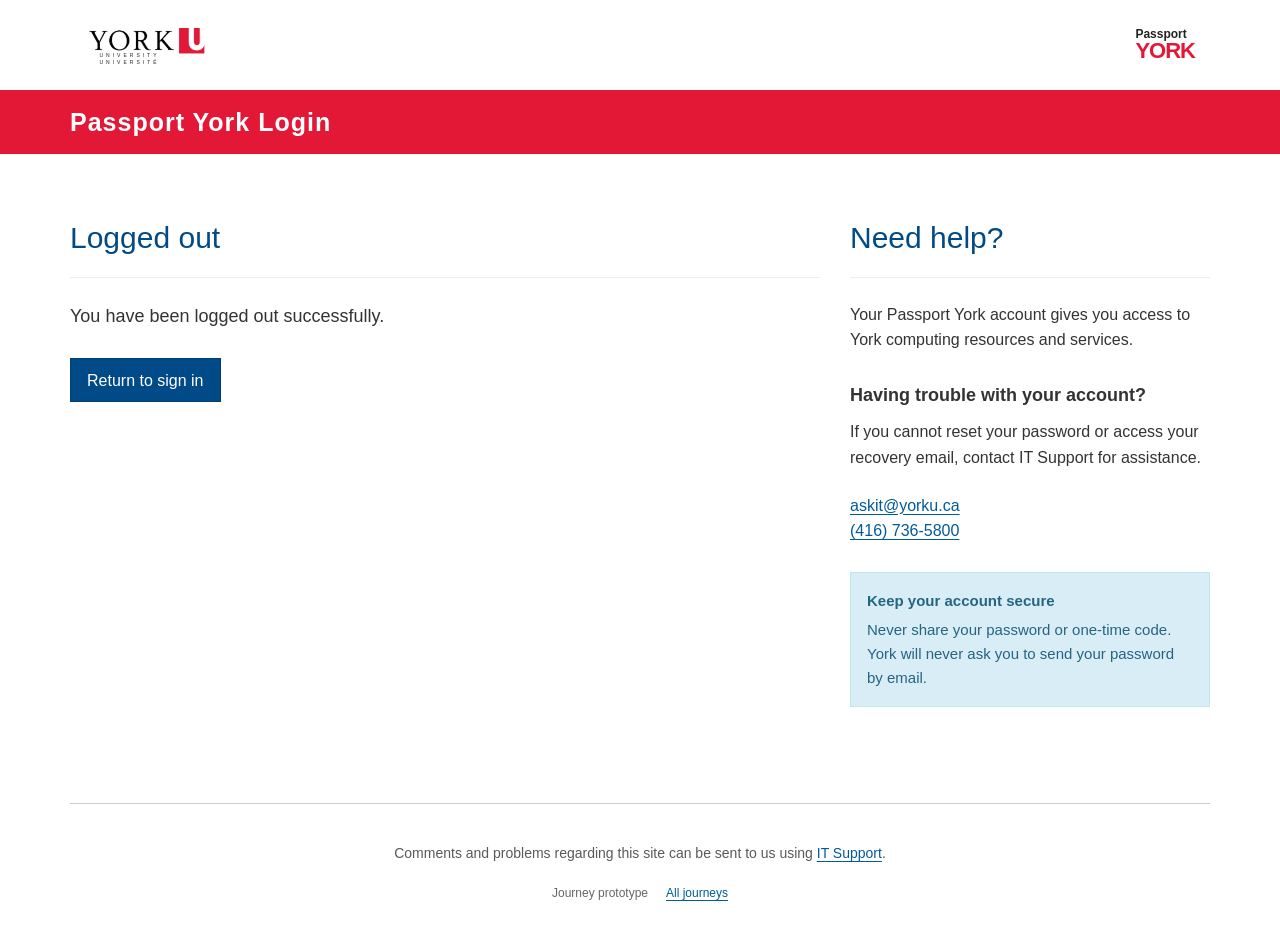
<file: logged-out.html>
<!doctype html><html lang="en"><head><meta charset="utf-8"><meta name="viewport" content="width=device-width,initial-scale=1"><link rel="stylesheet" href="styles.css"><title>Logged out – Passport York</title></head><body><a class="skip-link" href="#main-content">Skip to main content</a>
<header class="university-header"><div class="header-inner"><a href="index.html" aria-label="York University — journey overview"><span class="york-lockup"><img src="assets/york-logo.png" alt="York University" width="126" height="36"><span aria-hidden="true">UNIVERSITY<br>UNIVERSITÉ</span></span></a><span class="passport-wordmark" aria-label="Passport York">Passport<strong>YORK</strong></span></div></header>
<div class="service-banner"><div class="header-inner">Passport York Login</div></div><main class="site-shell" id="main-content" tabindex="-1"><div class="auth-wrap"><header class="brand"><h1>Logged out</h1></header><section class="card compact center"><p class="lead">You have been logged out successfully.</p><div class="actions"><a class="btn btn-primary" href="login.html">Return to sign in</a></div></section></div><aside class="service-aside" aria-labelledby="help-heading"><h2 id="help-heading">Need help?</h2><p>Your Passport York account gives you access to York computing resources and services.</p><h3>Having trouble with your account?</h3><p>If you cannot reset your password or access your recovery email, contact IT Support for assistance.</p><p><a href="mailto:askit@yorku.ca">askit@yorku.ca</a><br><a href="tel:+14167365800">(416) 736-5800</a></p><div class="alert alert-info"><strong>Keep your account secure</strong>Never share your password or one-time code. York will never ask you to send your password by email.</div></aside></main><footer class="site-footer"><p>Comments and problems regarding this site can be sent to us using <a href="mailto:askit@yorku.ca">IT Support</a>.</p><nav class="prototype-tools" aria-label="Prototype navigation"><span>Journey prototype</span><a href="index.html">All journeys</a></nav></footer><script src="app.js"></script></body></html>
</file>
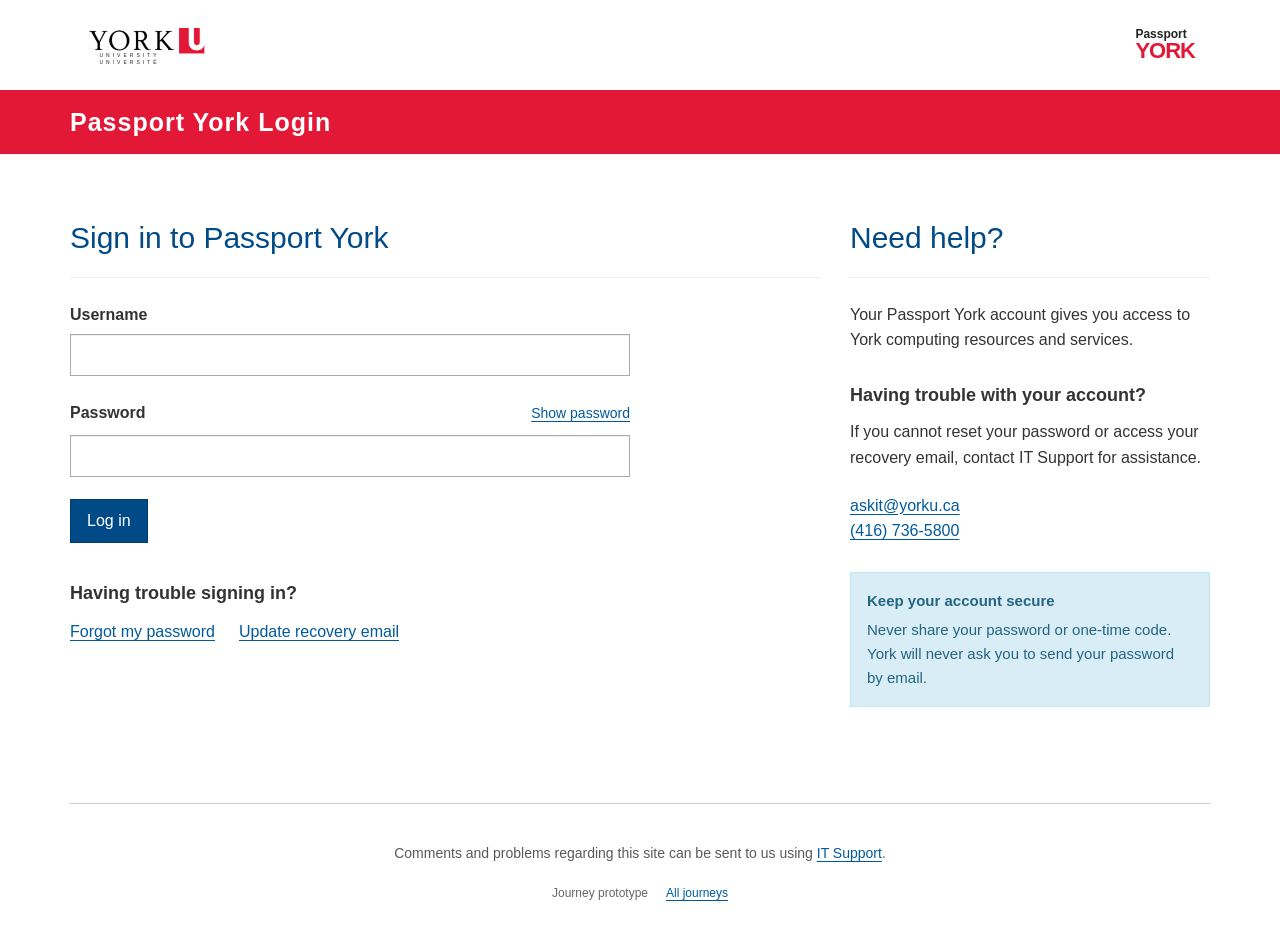
<file: login.html>
<!doctype html><html lang="en"><head><meta charset="utf-8"><meta name="viewport" content="width=device-width,initial-scale=1"><link rel="stylesheet" href="styles.css"><title>Sign in – Passport York</title></head><body><a class="skip-link" href="#main-content">Skip to main content</a>
<header class="university-header"><div class="header-inner"><a href="index.html" aria-label="York University — journey overview"><span class="york-lockup"><img src="assets/york-logo.png" alt="York University" width="126" height="36"><span aria-hidden="true">UNIVERSITY<br>UNIVERSITÉ</span></span></a><span class="passport-wordmark" aria-label="Passport York">Passport<strong>YORK</strong></span></div></header>
<div class="service-banner"><div class="header-inner">Passport York Login</div></div><main class="site-shell" id="main-content" tabindex="-1"><div class="auth-wrap"><header class="brand"><h1>Sign in to Passport York</h1></header><section class="card">
<form data-login-form>
  <div class="field"><label for="signin-username">Username</label><input id="signin-username" name="username" type="text" autocomplete="username" required></div>
  <div class="field"><div class="label-row"><label for="signin-password">Password</label><button type="button" class="show-btn" data-show-password="signin-password">Show password</button></div><input id="signin-password" name="password" type="password" autocomplete="current-password" required></div>
  <button class="btn btn-primary" type="submit">Log in</button>
</form>
<section class="recovery-block" aria-labelledby="trouble"><h2 id="trouble">Having trouble signing in?</h2><div class="links"><a href="password-reset.html" data-preserve-flow>Forgot my password</a><a href="update-recovery-email-1.html" data-preserve-flow>Update recovery email</a></div></section>

</section></div><aside class="service-aside" aria-labelledby="help-heading"><h2 id="help-heading">Need help?</h2><p>Your Passport York account gives you access to York computing resources and services.</p><h3>Having trouble with your account?</h3><p>If you cannot reset your password or access your recovery email, contact IT Support for assistance.</p><p><a href="mailto:askit@yorku.ca">askit@yorku.ca</a><br><a href="tel:+14167365800">(416) 736-5800</a></p><div class="alert alert-info"><strong>Keep your account secure</strong>Never share your password or one-time code. York will never ask you to send your password by email.</div></aside></main><footer class="site-footer"><p>Comments and problems regarding this site can be sent to us using <a href="mailto:askit@yorku.ca">IT Support</a>.</p><nav class="prototype-tools" aria-label="Prototype navigation"><span>Journey prototype</span><a href="index.html">All journeys</a></nav></footer><script src="app.js"></script></body></html>
</file>
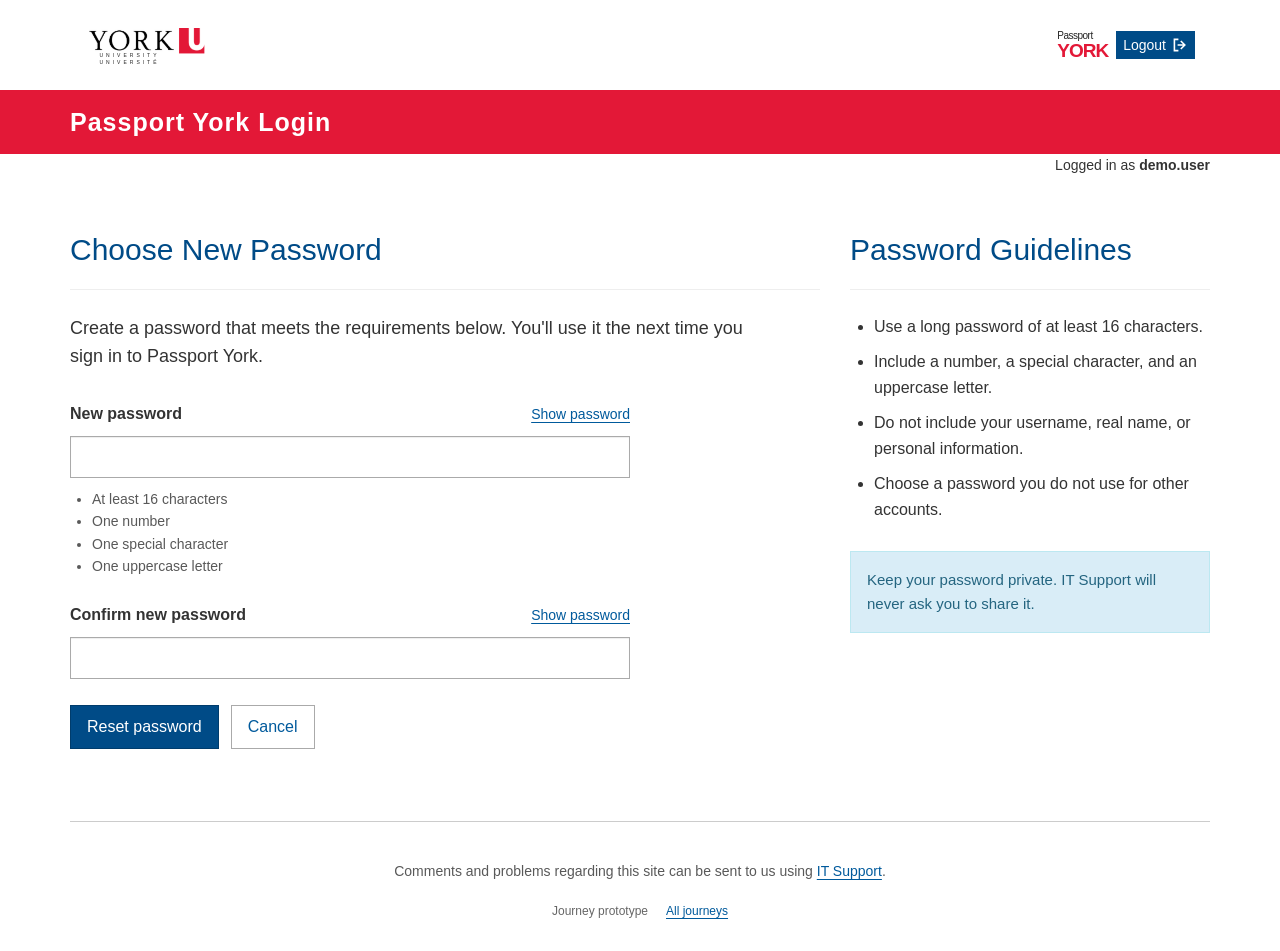
<file: new-password.html>
<!doctype html><html lang="en"><head><meta charset="utf-8"><meta name="viewport" content="width=device-width,initial-scale=1"><link rel="stylesheet" href="styles.css"><title>Choose new password – Passport York</title></head><body><a class="skip-link" href="#main-content">Skip to main content</a>
<header class="university-header"><div class="header-inner"><a href="index.html" aria-label="York University — journey overview"><span class="york-lockup"><img src="assets/york-logo.png" alt="York University" width="126" height="36"><span aria-hidden="true">UNIVERSITY<br>UNIVERSITÉ</span></span></a><div class="header-account"><span class="passport-wordmark" aria-label="Passport York">Passport<strong>YORK</strong></span><a class="logout-link" href="logged-out.html">Logout <svg aria-hidden="true" viewBox="0 0 20 20" width="16" height="16"><path d="M8 3H3v14h5M11 5l5 5-5 5M7 10h9" fill="none" stroke="currentColor" stroke-width="2"/></svg></a></div></div></header>
<div class="service-banner"><div class="header-inner">Passport York Login</div></div><div class="account-status"><span>Logged in as <strong>demo.user</strong></span></div><main class="site-shell" id="main-content" tabindex="-1"><div class="auth-wrap"><header class="brand"><h1>Choose New Password</h1></header><section class="card"><p class="lead">Create a password that meets the requirements below. You'll use it the next time you sign in to Passport York.</p>
<form data-new-password-form>
<div class="field"><div class="label-row"><label for="new-password">New password</label><button type="button" class="show-btn" data-show-password="new-password">Show password</button></div><input id="new-password" type="password" autocomplete="new-password" required><ul class="rule-list"><li>At least 16 characters</li><li>One number</li><li>One special character</li><li>One uppercase letter</li></ul></div>
<div class="field"><div class="label-row"><label for="confirm-password">Confirm new password</label><button type="button" class="show-btn" data-show-password="confirm-password">Show password</button></div><input id="confirm-password" type="password" autocomplete="new-password" required><span id="password-match-error" class="hint" style="color:var(--danger)" hidden>Passwords do not match.</span></div>
<div class="actions"><button class="btn btn-primary" type="submit">Reset password</button><a class="btn btn-dark" href="login.html" data-preserve-flow>Cancel</a></div></form></section></div><aside class="service-aside" aria-labelledby="guidelines-heading"><h2 id="guidelines-heading">Password Guidelines</h2><ul><li>Use a long password of at least 16 characters.</li><li>Include a number, a special character, and an uppercase letter.</li><li>Do not include your username, real name, or personal information.</li><li>Choose a password you do not use for other accounts.</li></ul><div class="alert alert-info">Keep your password private. IT Support will never ask you to share it.</div></aside></main><footer class="site-footer"><p>Comments and problems regarding this site can be sent to us using <a href="mailto:askit@yorku.ca">IT Support</a>.</p><nav class="prototype-tools" aria-label="Prototype navigation"><span>Journey prototype</span><a href="index.html">All journeys</a></nav></footer><script src="app.js"></script></body></html>
</file>
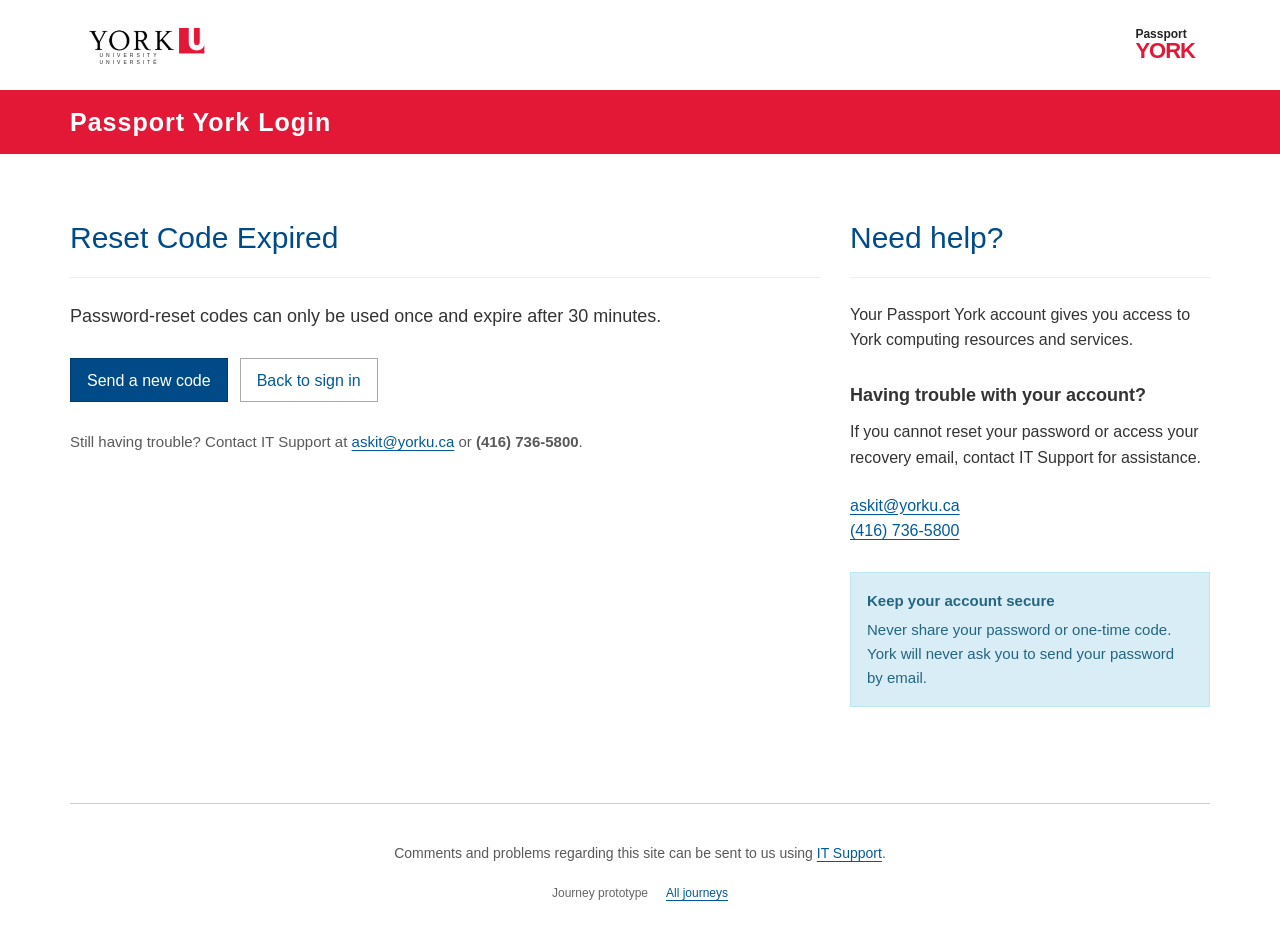
<file: password-reset-error.html>
<!doctype html><html lang="en"><head><meta charset="utf-8"><meta name="viewport" content="width=device-width,initial-scale=1"><link rel="stylesheet" href="styles.css"><title>Reset code expired – Passport York</title></head><body><a class="skip-link" href="#main-content">Skip to main content</a>
<header class="university-header"><div class="header-inner"><a href="index.html" aria-label="York University — journey overview"><span class="york-lockup"><img src="assets/york-logo.png" alt="York University" width="126" height="36"><span aria-hidden="true">UNIVERSITY<br>UNIVERSITÉ</span></span></a><span class="passport-wordmark" aria-label="Passport York">Passport<strong>YORK</strong></span></div></header>
<div class="service-banner"><div class="header-inner">Passport York Login</div></div><main class="site-shell" id="main-content" tabindex="-1"><div class="auth-wrap"><header class="brand"><h1>Reset Code Expired</h1></header><section class="card compact center"><p class="lead">Password-reset codes can only be used once and expire after 30 minutes.</p><div class="actions"><a class="btn btn-primary" href="password-reset.html?flow=happy">Send a new code</a><a class="btn btn-dark" href="login.html?flow=happy">Back to sign in</a></div><p class="support-note">Still having trouble? Contact IT Support at <a href="mailto:askit@yorku.ca">askit@yorku.ca</a> or <strong>(416) 736-5800</strong>.</p></section></div><aside class="service-aside" aria-labelledby="help-heading"><h2 id="help-heading">Need help?</h2><p>Your Passport York account gives you access to York computing resources and services.</p><h3>Having trouble with your account?</h3><p>If you cannot reset your password or access your recovery email, contact IT Support for assistance.</p><p><a href="mailto:askit@yorku.ca">askit@yorku.ca</a><br><a href="tel:+14167365800">(416) 736-5800</a></p><div class="alert alert-info"><strong>Keep your account secure</strong>Never share your password or one-time code. York will never ask you to send your password by email.</div></aside></main><footer class="site-footer"><p>Comments and problems regarding this site can be sent to us using <a href="mailto:askit@yorku.ca">IT Support</a>.</p><nav class="prototype-tools" aria-label="Prototype navigation"><span>Journey prototype</span><a href="index.html">All journeys</a></nav></footer><script src="app.js"></script></body></html>
</file>
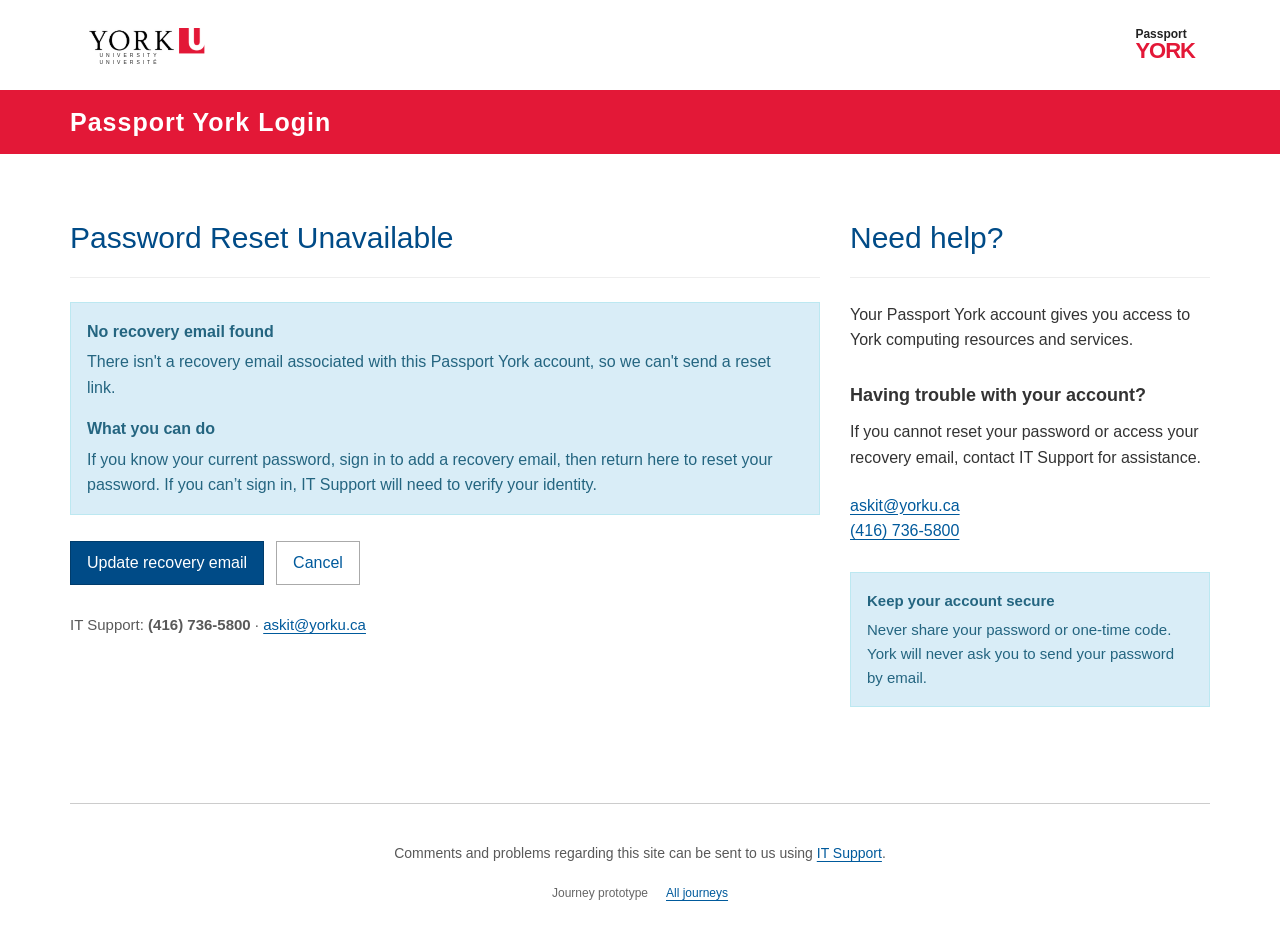
<file: password-reset-no-recovery.html>
<!doctype html><html lang="en"><head><meta charset="utf-8"><meta name="viewport" content="width=device-width,initial-scale=1"><link rel="stylesheet" href="styles.css"><title>Password reset unavailable – Passport York</title></head><body><a class="skip-link" href="#main-content">Skip to main content</a>
<header class="university-header"><div class="header-inner"><a href="index.html" aria-label="York University — journey overview"><span class="york-lockup"><img src="assets/york-logo.png" alt="York University" width="126" height="36"><span aria-hidden="true">UNIVERSITY<br>UNIVERSITÉ</span></span></a><span class="passport-wordmark" aria-label="Passport York">Passport<strong>YORK</strong></span></div></header>
<div class="service-banner"><div class="header-inner">Passport York Login</div></div><main class="site-shell" id="main-content" tabindex="-1"><div class="auth-wrap"><header class="brand"><h1>Password Reset Unavailable</h1></header><section class="card compact center"><div class="alert alert-grey"><strong>No recovery email found</strong>There isn't a recovery email associated with this Passport York account, so we can't send a reset link.
<strong>What you can do</strong>If you know your current password, sign in to add a recovery email, then return here to reset your password. If you can’t sign in, IT Support will need to verify your identity.</div>
<div class="actions"><a class="btn btn-primary" href="update-recovery-email-1.html?flow=no-recovery">Update recovery email</a><a class="btn btn-dark" href="login.html?flow=no-recovery">Cancel</a></div>
<p class="support-note">IT Support: <strong>(416) 736-5800</strong> · <a href="mailto:askit@yorku.ca">askit@yorku.ca</a></p></section></div><aside class="service-aside" aria-labelledby="help-heading"><h2 id="help-heading">Need help?</h2><p>Your Passport York account gives you access to York computing resources and services.</p><h3>Having trouble with your account?</h3><p>If you cannot reset your password or access your recovery email, contact IT Support for assistance.</p><p><a href="mailto:askit@yorku.ca">askit@yorku.ca</a><br><a href="tel:+14167365800">(416) 736-5800</a></p><div class="alert alert-info"><strong>Keep your account secure</strong>Never share your password or one-time code. York will never ask you to send your password by email.</div></aside></main><footer class="site-footer"><p>Comments and problems regarding this site can be sent to us using <a href="mailto:askit@yorku.ca">IT Support</a>.</p><nav class="prototype-tools" aria-label="Prototype navigation"><span>Journey prototype</span><a href="index.html">All journeys</a></nav></footer><script src="app.js"></script></body></html>
</file>
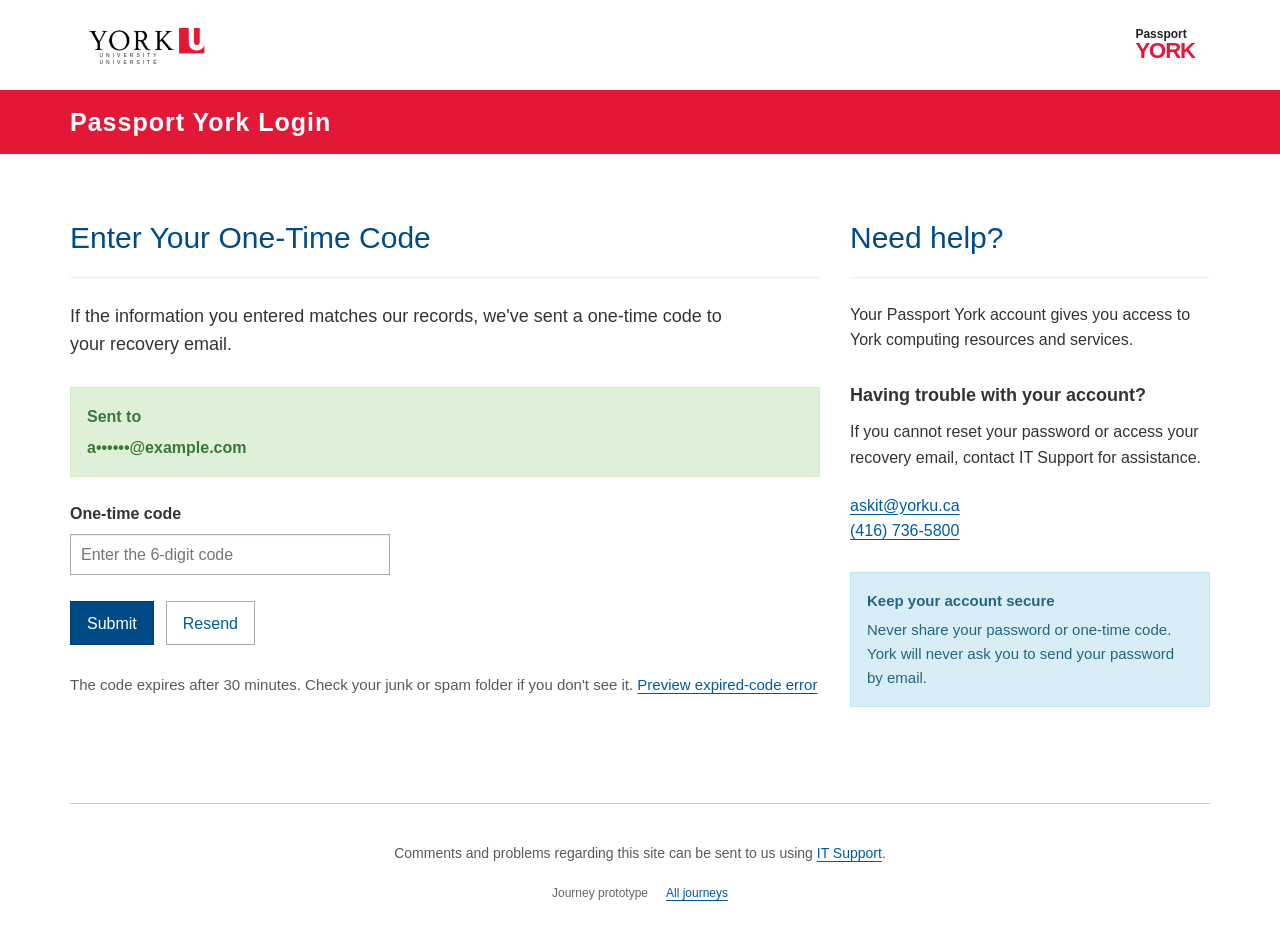
<file: password-reset-sent.html>
<!doctype html><html lang="en"><head><meta charset="utf-8"><meta name="viewport" content="width=device-width,initial-scale=1"><link rel="stylesheet" href="styles.css"><title>Enter your one-time code – Passport York</title></head><body><a class="skip-link" href="#main-content">Skip to main content</a>
<header class="university-header"><div class="header-inner"><a href="index.html" aria-label="York University — journey overview"><span class="york-lockup"><img src="assets/york-logo.png" alt="York University" width="126" height="36"><span aria-hidden="true">UNIVERSITY<br>UNIVERSITÉ</span></span></a><span class="passport-wordmark" aria-label="Passport York">Passport<strong>YORK</strong></span></div></header>
<div class="service-banner"><div class="header-inner">Passport York Login</div></div><main class="site-shell" id="main-content" tabindex="-1"><div class="auth-wrap"><header class="brand"><h1>Enter Your One-Time Code</h1></header><section class="card compact center"><p class="lead">If the information you entered matches our records, we've sent a one-time code to your recovery email.</p><div class="alert alert-success"><strong>Sent to</strong><span class="email-preview">a••••••@example.com</span></div>
<form data-otp-form data-next="new-password.html?flow=happy">
  <div class="field"><label for="reset-otp">One-time code</label><input id="reset-otp" class="otp-input" type="text" inputmode="numeric" autocomplete="one-time-code" placeholder="Enter the 6-digit code" required></div>
  <div class="actions"><button class="btn btn-primary" type="submit">Submit</button><a class="btn btn-dark" href="password-reset-sent.html?flow=happy">Resend</a></div>
</form>
<p class="support-note">The code expires after 30 minutes. Check your junk or spam folder if you don't see it. <a href="password-reset-error.html?flow=happy">Preview expired-code error</a></p></section></div><aside class="service-aside" aria-labelledby="help-heading"><h2 id="help-heading">Need help?</h2><p>Your Passport York account gives you access to York computing resources and services.</p><h3>Having trouble with your account?</h3><p>If you cannot reset your password or access your recovery email, contact IT Support for assistance.</p><p><a href="mailto:askit@yorku.ca">askit@yorku.ca</a><br><a href="tel:+14167365800">(416) 736-5800</a></p><div class="alert alert-info"><strong>Keep your account secure</strong>Never share your password or one-time code. York will never ask you to send your password by email.</div></aside></main><footer class="site-footer"><p>Comments and problems regarding this site can be sent to us using <a href="mailto:askit@yorku.ca">IT Support</a>.</p><nav class="prototype-tools" aria-label="Prototype navigation"><span>Journey prototype</span><a href="index.html">All journeys</a></nav></footer><script src="app.js"></script></body></html>
</file>
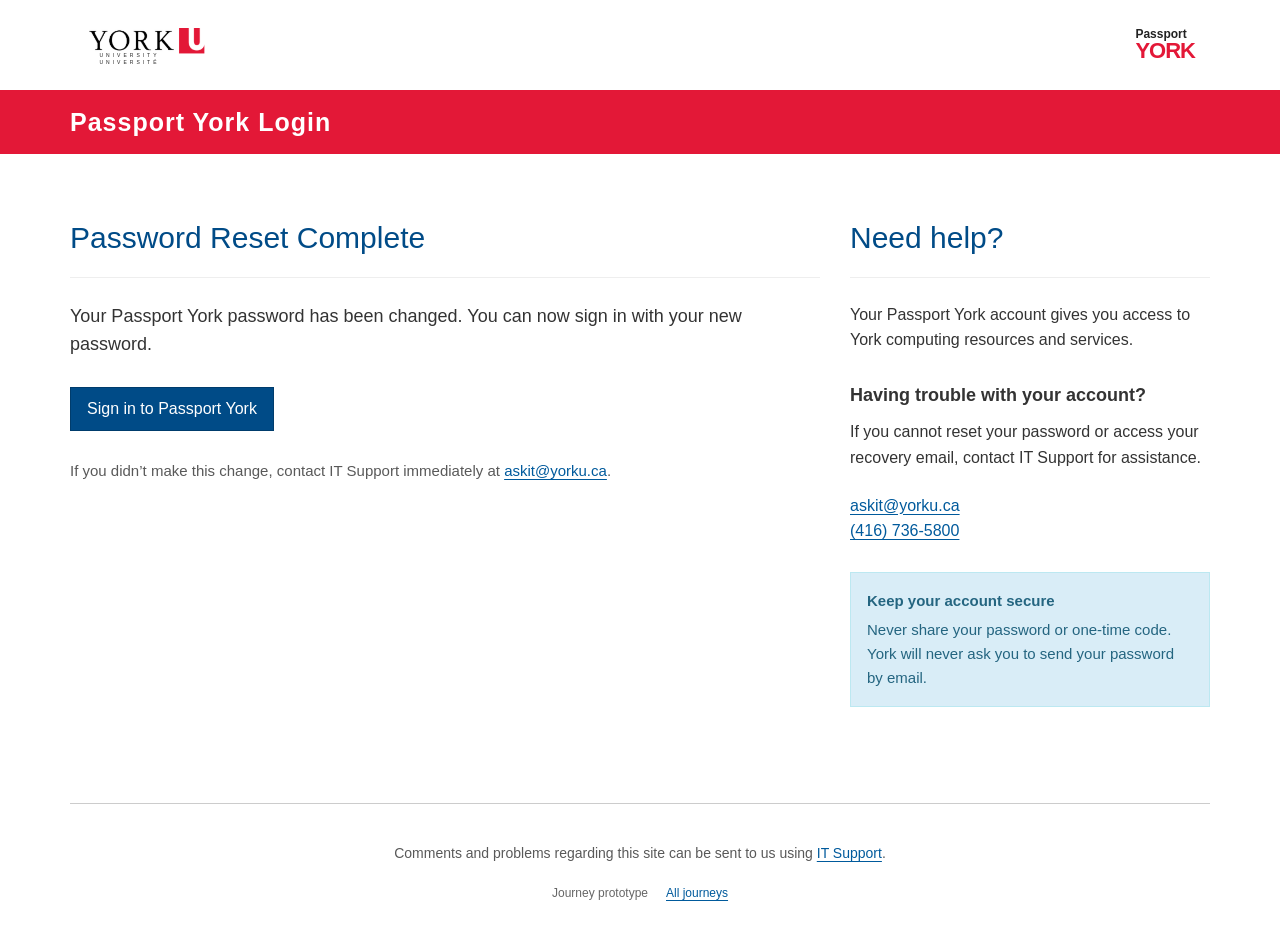
<file: password-reset-success.html>
<!doctype html><html lang="en"><head><meta charset="utf-8"><meta name="viewport" content="width=device-width,initial-scale=1"><link rel="stylesheet" href="styles.css"><title>Password reset complete – Passport York</title></head><body><a class="skip-link" href="#main-content">Skip to main content</a>
<header class="university-header"><div class="header-inner"><a href="index.html" aria-label="York University — journey overview"><span class="york-lockup"><img src="assets/york-logo.png" alt="York University" width="126" height="36"><span aria-hidden="true">UNIVERSITY<br>UNIVERSITÉ</span></span></a><span class="passport-wordmark" aria-label="Passport York">Passport<strong>YORK</strong></span></div></header>
<div class="service-banner"><div class="header-inner">Passport York Login</div></div><main class="site-shell" id="main-content" tabindex="-1"><div class="auth-wrap"><header class="brand"><h1>Password Reset Complete</h1></header><section class="card compact center"><p class="lead">Your Passport York password has been changed. You can now sign in with your new password.</p><div class="actions"><a class="btn btn-primary" href="login.html?flow=happy">Sign in to Passport York</a></div><p class="support-note">If you didn’t make this change, contact IT Support immediately at <a href="mailto:askit@yorku.ca">askit@yorku.ca</a>.</p></section></div><aside class="service-aside" aria-labelledby="help-heading"><h2 id="help-heading">Need help?</h2><p>Your Passport York account gives you access to York computing resources and services.</p><h3>Having trouble with your account?</h3><p>If you cannot reset your password or access your recovery email, contact IT Support for assistance.</p><p><a href="mailto:askit@yorku.ca">askit@yorku.ca</a><br><a href="tel:+14167365800">(416) 736-5800</a></p><div class="alert alert-info"><strong>Keep your account secure</strong>Never share your password or one-time code. York will never ask you to send your password by email.</div></aside></main><footer class="site-footer"><p>Comments and problems regarding this site can be sent to us using <a href="mailto:askit@yorku.ca">IT Support</a>.</p><nav class="prototype-tools" aria-label="Prototype navigation"><span>Journey prototype</span><a href="index.html">All journeys</a></nav></footer><script src="app.js"></script></body></html>
</file>
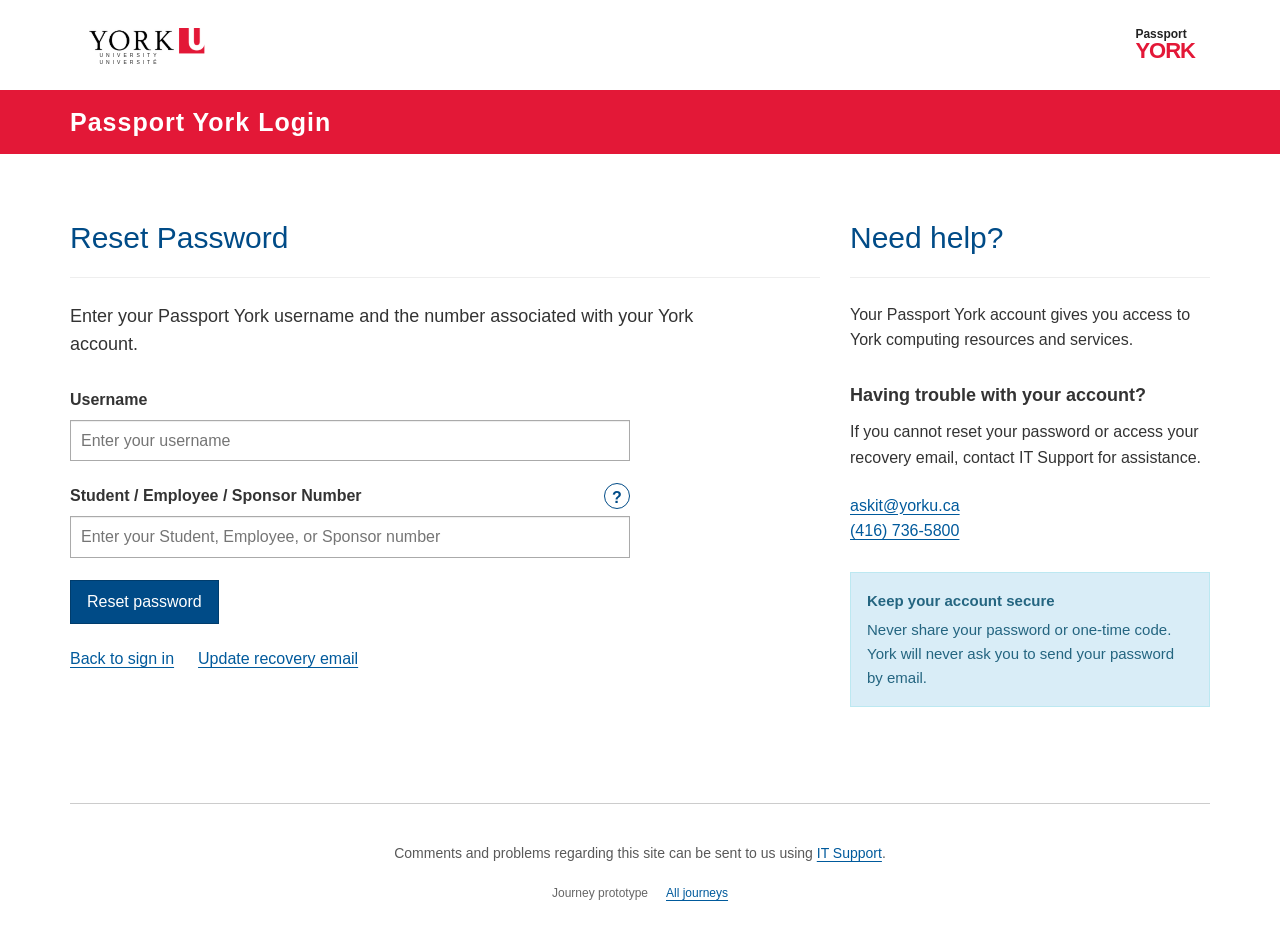
<file: password-reset.html>
<!doctype html><html lang="en"><head><meta charset="utf-8"><meta name="viewport" content="width=device-width,initial-scale=1"><link rel="stylesheet" href="styles.css"><title>Reset password – Passport York</title></head><body><a class="skip-link" href="#main-content">Skip to main content</a>
<header class="university-header"><div class="header-inner"><a href="index.html" aria-label="York University — journey overview"><span class="york-lockup"><img src="assets/york-logo.png" alt="York University" width="126" height="36"><span aria-hidden="true">UNIVERSITY<br>UNIVERSITÉ</span></span></a><span class="passport-wordmark" aria-label="Passport York">Passport<strong>YORK</strong></span></div></header>
<div class="service-banner"><div class="header-inner">Passport York Login</div></div><main class="site-shell" id="main-content" tabindex="-1"><div class="auth-wrap"><header class="brand"><h1>Reset Password</h1></header><section class="card">
<p class="lead">Enter your Passport York username and the number associated with your York account.</p>
<form data-reset-form>
  <div class="field"><label for="reset-username">Username</label><input id="reset-username" name="username" type="text" autocomplete="username" placeholder="Enter your username" required></div>
  <div class="field number-field"><div class="label-row"><label for="reset-number">Student / Employee / Sponsor Number</label><button type="button" class="help-icon" data-help-toggle aria-expanded="false" aria-controls="number-help" aria-label="Help finding your Student, Employee, or Sponsor number">?</button></div>
    <input id="reset-number" name="account-number" type="text" placeholder="Enter your Student, Employee, or Sponsor number" required>
    <div class="popover" id="number-help" data-help-popover hidden><h3>Need help finding your number?</h3><ul><li><button type="button" data-student-tip-toggle>How to find your student number</button></li><li><a href="#">How to find your employee number</a></li><li><a href="#">How to find your sponsor number</a></li></ul><div class="tip" data-student-tip hidden><strong>Quick tip: if you can’t log in, your student number may be in:</strong><ul><li>Your admission or acceptance email</li><li>Your enrolment confirmation letter</li><li>Fee statements or billing emails from York</li></ul>If you still can’t find it, contact Registrarial Services or your faculty’s student services office.</div></div>
  </div>
  <button class="btn btn-primary" type="submit">Reset password</button>
  <div class="split-links"><a href="login.html" data-preserve-flow>Back to sign in</a><a href="update-recovery-email-1.html" data-preserve-flow>Update recovery email</a></div>
</form></section></div><aside class="service-aside" aria-labelledby="help-heading"><h2 id="help-heading">Need help?</h2><p>Your Passport York account gives you access to York computing resources and services.</p><h3>Having trouble with your account?</h3><p>If you cannot reset your password or access your recovery email, contact IT Support for assistance.</p><p><a href="mailto:askit@yorku.ca">askit@yorku.ca</a><br><a href="tel:+14167365800">(416) 736-5800</a></p><div class="alert alert-info"><strong>Keep your account secure</strong>Never share your password or one-time code. York will never ask you to send your password by email.</div></aside></main><footer class="site-footer"><p>Comments and problems regarding this site can be sent to us using <a href="mailto:askit@yorku.ca">IT Support</a>.</p><nav class="prototype-tools" aria-label="Prototype navigation"><span>Journey prototype</span><a href="index.html">All journeys</a></nav></footer><script src="app.js"></script></body></html>
</file>
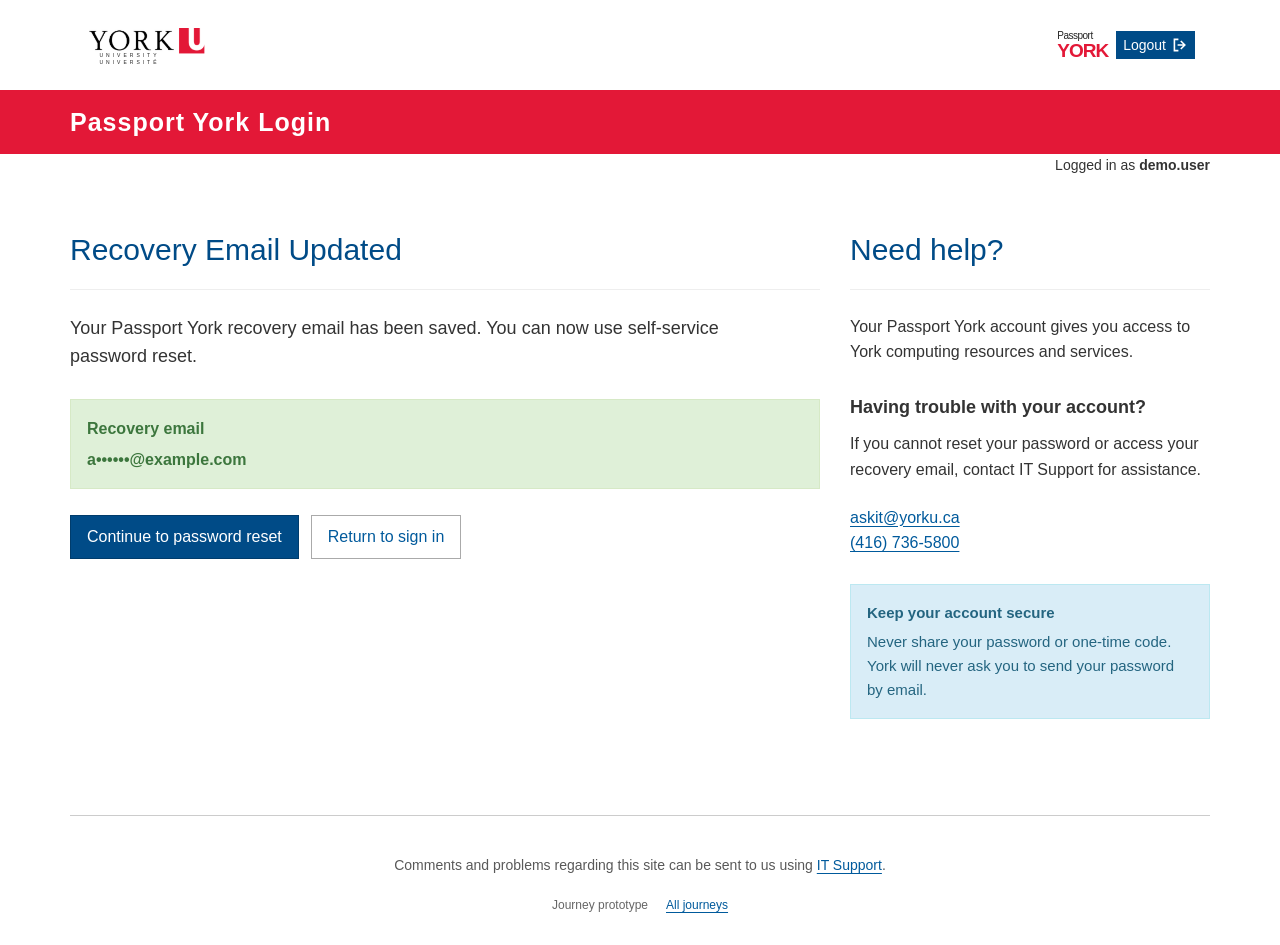
<file: recovery-email-updated.html>
<!doctype html><html lang="en"><head><meta charset="utf-8"><meta name="viewport" content="width=device-width,initial-scale=1"><link rel="stylesheet" href="styles.css"><title>Recovery email updated – Passport York</title></head><body><a class="skip-link" href="#main-content">Skip to main content</a>
<header class="university-header"><div class="header-inner"><a href="index.html" aria-label="York University — journey overview"><span class="york-lockup"><img src="assets/york-logo.png" alt="York University" width="126" height="36"><span aria-hidden="true">UNIVERSITY<br>UNIVERSITÉ</span></span></a><div class="header-account"><span class="passport-wordmark" aria-label="Passport York">Passport<strong>YORK</strong></span><a class="logout-link" href="logged-out.html">Logout <svg aria-hidden="true" viewBox="0 0 20 20" width="16" height="16"><path d="M8 3H3v14h5M11 5l5 5-5 5M7 10h9" fill="none" stroke="currentColor" stroke-width="2"/></svg></a></div></div></header>
<div class="service-banner"><div class="header-inner">Passport York Login</div></div><div class="account-status"><span>Logged in as <strong>demo.user</strong></span></div><main class="site-shell" id="main-content" tabindex="-1"><div class="auth-wrap"><header class="brand"><h1>Recovery Email Updated</h1></header><section class="card compact center"><p class="lead">Your Passport York recovery email has been saved. You can now use self-service password reset.</p><div class="alert alert-success"><strong>Recovery email</strong><span class="email-preview">a••••••@example.com</span></div><div class="actions"><a class="btn btn-primary" href="password-reset.html?flow=happy">Continue to password reset</a><a class="btn btn-dark" href="login.html?flow=happy">Return to sign in</a></div></section></div><aside class="service-aside" aria-labelledby="help-heading"><h2 id="help-heading">Need help?</h2><p>Your Passport York account gives you access to York computing resources and services.</p><h3>Having trouble with your account?</h3><p>If you cannot reset your password or access your recovery email, contact IT Support for assistance.</p><p><a href="mailto:askit@yorku.ca">askit@yorku.ca</a><br><a href="tel:+14167365800">(416) 736-5800</a></p><div class="alert alert-info"><strong>Keep your account secure</strong>Never share your password or one-time code. York will never ask you to send your password by email.</div></aside></main><footer class="site-footer"><p>Comments and problems regarding this site can be sent to us using <a href="mailto:askit@yorku.ca">IT Support</a>.</p><nav class="prototype-tools" aria-label="Prototype navigation"><span>Journey prototype</span><a href="index.html">All journeys</a></nav></footer><script src="app.js"></script></body></html>
</file>
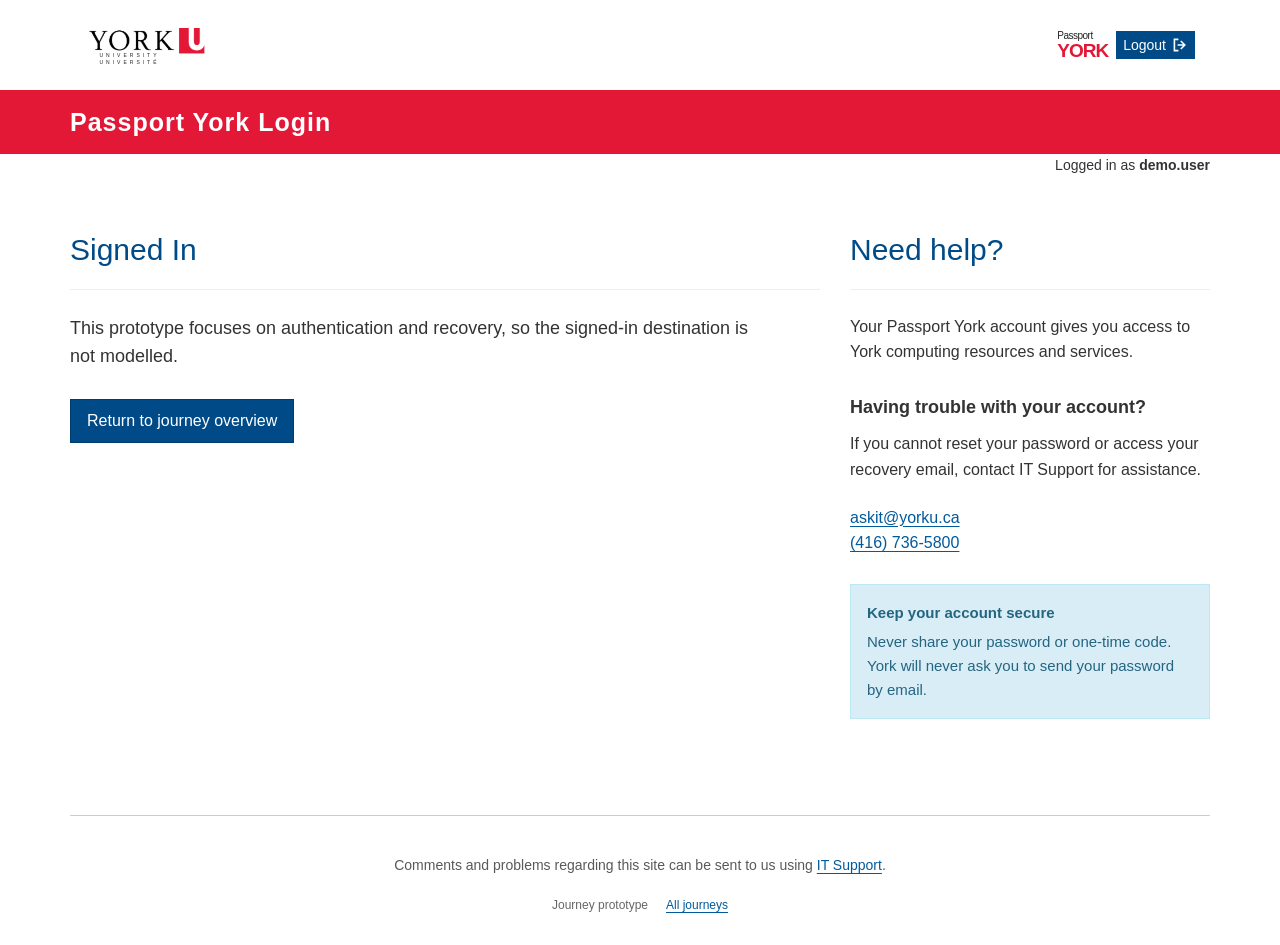
<file: signed-in.html>
<!doctype html><html lang="en"><head><meta charset="utf-8"><meta name="viewport" content="width=device-width,initial-scale=1"><link rel="stylesheet" href="styles.css"><title>Signed in – Passport York</title></head><body><a class="skip-link" href="#main-content">Skip to main content</a>
<header class="university-header"><div class="header-inner"><a href="index.html" aria-label="York University — journey overview"><span class="york-lockup"><img src="assets/york-logo.png" alt="York University" width="126" height="36"><span aria-hidden="true">UNIVERSITY<br>UNIVERSITÉ</span></span></a><div class="header-account"><span class="passport-wordmark" aria-label="Passport York">Passport<strong>YORK</strong></span><a class="logout-link" href="logged-out.html">Logout <svg aria-hidden="true" viewBox="0 0 20 20" width="16" height="16"><path d="M8 3H3v14h5M11 5l5 5-5 5M7 10h9" fill="none" stroke="currentColor" stroke-width="2"/></svg></a></div></div></header>
<div class="service-banner"><div class="header-inner">Passport York Login</div></div><div class="account-status"><span>Logged in as <strong>demo.user</strong></span></div><main class="site-shell" id="main-content" tabindex="-1"><div class="auth-wrap"><header class="brand"><h1>Signed In</h1></header><section class="card compact center"><p class="lead">This prototype focuses on authentication and recovery, so the signed-in destination is not modelled.</p><div class="actions"><a class="btn btn-primary" href="index.html">Return to journey overview</a></div></section></div><aside class="service-aside" aria-labelledby="help-heading"><h2 id="help-heading">Need help?</h2><p>Your Passport York account gives you access to York computing resources and services.</p><h3>Having trouble with your account?</h3><p>If you cannot reset your password or access your recovery email, contact IT Support for assistance.</p><p><a href="mailto:askit@yorku.ca">askit@yorku.ca</a><br><a href="tel:+14167365800">(416) 736-5800</a></p><div class="alert alert-info"><strong>Keep your account secure</strong>Never share your password or one-time code. York will never ask you to send your password by email.</div></aside></main><footer class="site-footer"><p>Comments and problems regarding this site can be sent to us using <a href="mailto:askit@yorku.ca">IT Support</a>.</p><nav class="prototype-tools" aria-label="Prototype navigation"><span>Journey prototype</span><a href="index.html">All journeys</a></nav></footer><script src="app.js"></script></body></html>
</file>
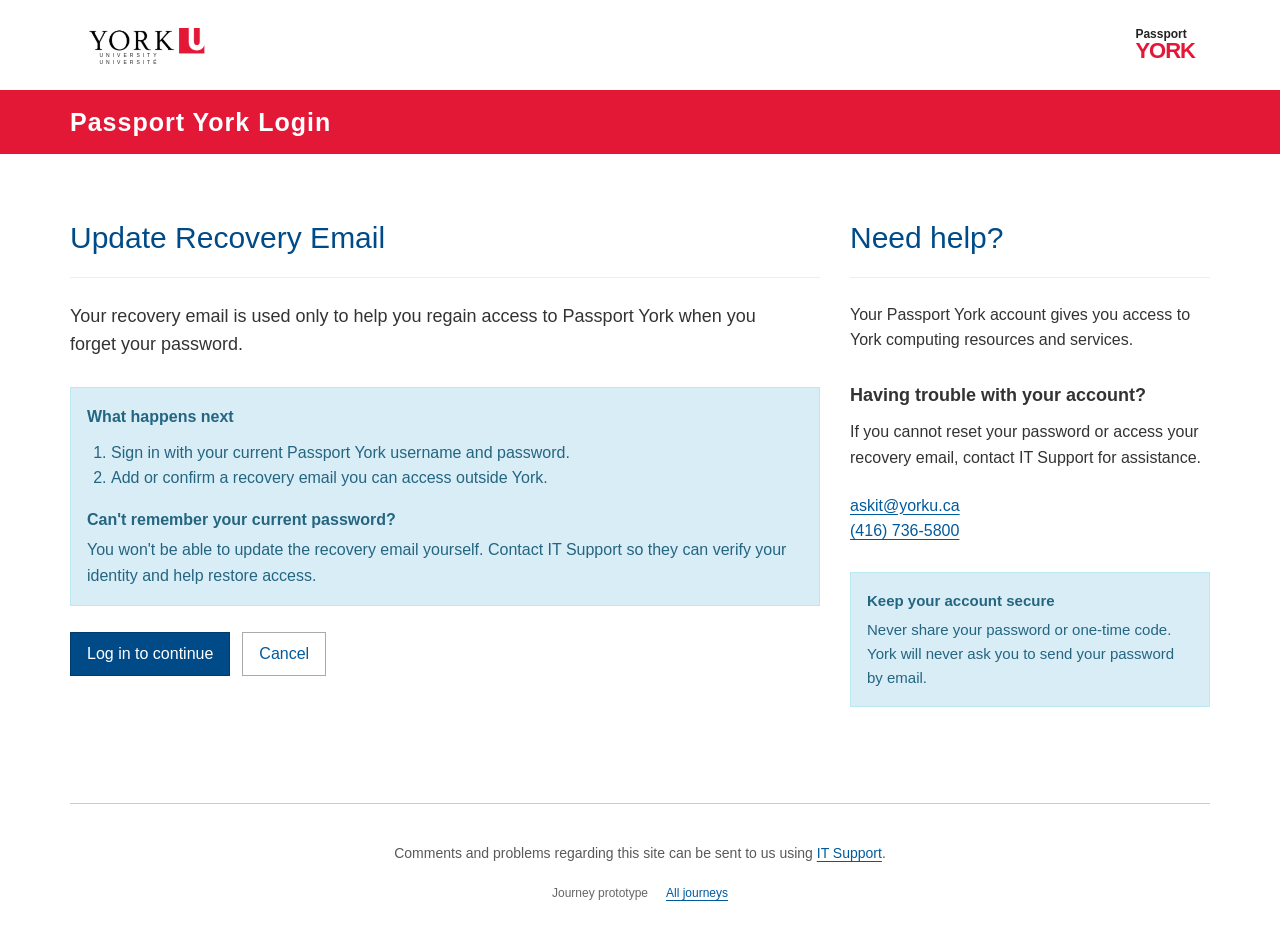
<file: update-recovery-email-1.html>
<!doctype html><html lang="en"><head><meta charset="utf-8"><meta name="viewport" content="width=device-width,initial-scale=1"><link rel="stylesheet" href="styles.css"><title>Update recovery email – Passport York</title></head><body><a class="skip-link" href="#main-content">Skip to main content</a>
<header class="university-header"><div class="header-inner"><a href="index.html" aria-label="York University — journey overview"><span class="york-lockup"><img src="assets/york-logo.png" alt="York University" width="126" height="36"><span aria-hidden="true">UNIVERSITY<br>UNIVERSITÉ</span></span></a><span class="passport-wordmark" aria-label="Passport York">Passport<strong>YORK</strong></span></div></header>
<div class="service-banner"><div class="header-inner">Passport York Login</div></div><main class="site-shell" id="main-content" tabindex="-1"><div class="auth-wrap"><header class="brand"><h1>Update Recovery Email</h1></header><section class="card compact center"><p class="lead">Your recovery email is used only to help you regain access to Passport York when you forget your password.</p>
<div class="alert alert-grey"><strong>What happens next</strong>
<ol><li>Sign in with your current Passport York username and password.</li><li>Add or confirm a recovery email you can access outside York.</li></ol>
<strong>Can't remember your current password?</strong>
You won't be able to update the recovery email yourself. Contact IT Support so they can verify your identity and help restore access.</div>
<div class="actions"><a class="btn btn-primary" data-flow-link data-href-happy="update-recovery-email-current.html?flow=happy" data-href-no-recovery="update-recovery-email-2.html?flow=no-recovery" href="update-recovery-email-2.html?flow=no-recovery">Log in to continue</a><a class="btn btn-dark" href="login.html" data-preserve-flow>Cancel</a></div></section></div><aside class="service-aside" aria-labelledby="help-heading"><h2 id="help-heading">Need help?</h2><p>Your Passport York account gives you access to York computing resources and services.</p><h3>Having trouble with your account?</h3><p>If you cannot reset your password or access your recovery email, contact IT Support for assistance.</p><p><a href="mailto:askit@yorku.ca">askit@yorku.ca</a><br><a href="tel:+14167365800">(416) 736-5800</a></p><div class="alert alert-info"><strong>Keep your account secure</strong>Never share your password or one-time code. York will never ask you to send your password by email.</div></aside></main><footer class="site-footer"><p>Comments and problems regarding this site can be sent to us using <a href="mailto:askit@yorku.ca">IT Support</a>.</p><nav class="prototype-tools" aria-label="Prototype navigation"><span>Journey prototype</span><a href="index.html">All journeys</a></nav></footer><script src="app.js"></script></body></html>
</file>
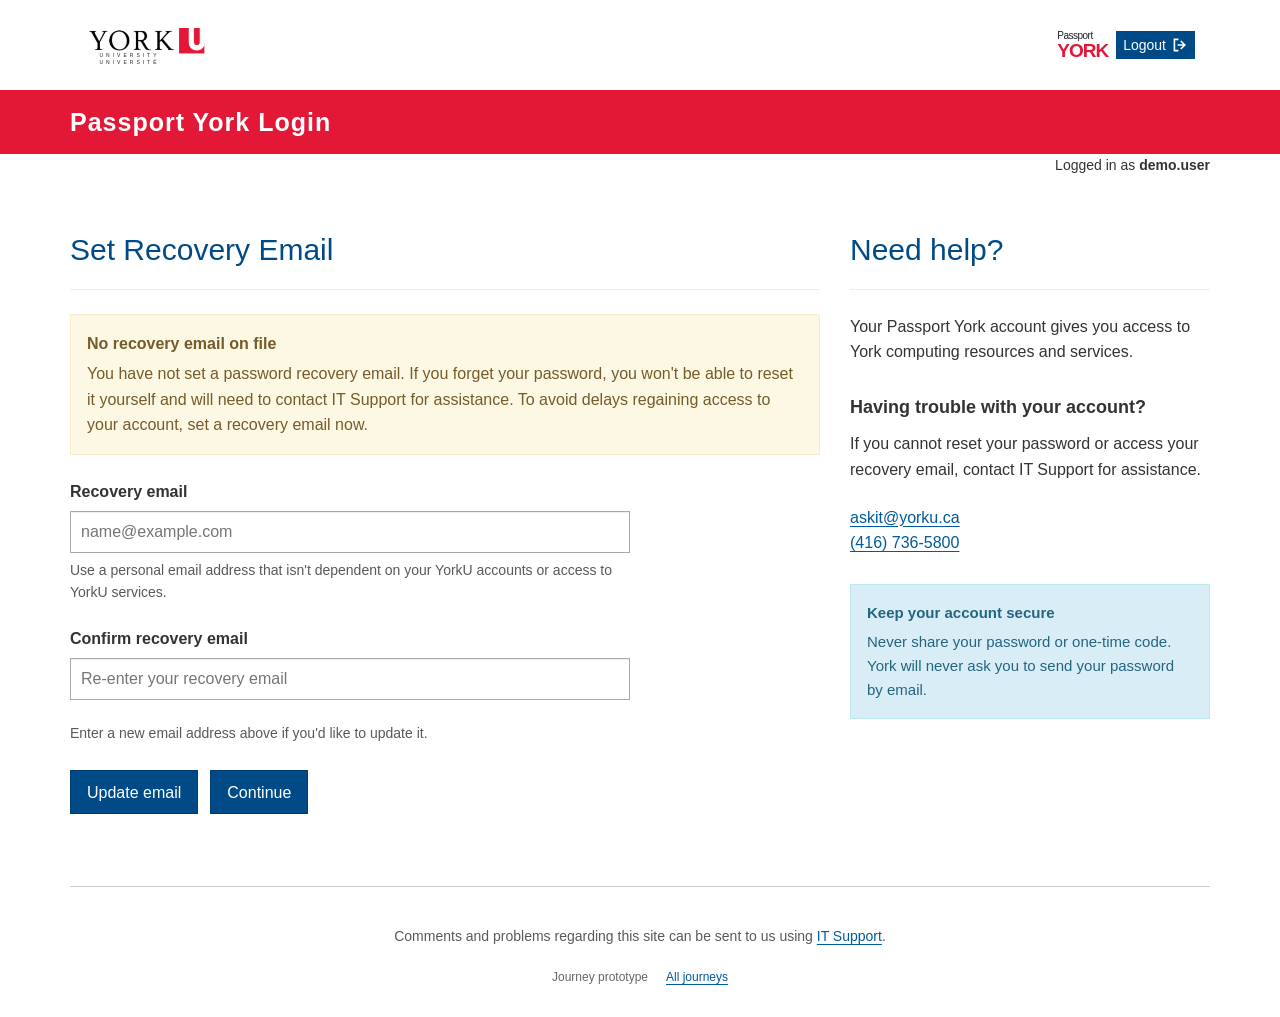
<file: update-recovery-email-2.html>
<!doctype html><html lang="en"><head><meta charset="utf-8"><meta name="viewport" content="width=device-width,initial-scale=1"><link rel="stylesheet" href="styles.css"><title>Set recovery email – Passport York</title></head><body><a class="skip-link" href="#main-content">Skip to main content</a>
<header class="university-header"><div class="header-inner"><a href="index.html" aria-label="York University — journey overview"><span class="york-lockup"><img src="assets/york-logo.png" alt="York University" width="126" height="36"><span aria-hidden="true">UNIVERSITY<br>UNIVERSITÉ</span></span></a><div class="header-account"><span class="passport-wordmark" aria-label="Passport York">Passport<strong>YORK</strong></span><a class="logout-link" href="logged-out.html">Logout <svg aria-hidden="true" viewBox="0 0 20 20" width="16" height="16"><path d="M8 3H3v14h5M11 5l5 5-5 5M7 10h9" fill="none" stroke="currentColor" stroke-width="2"/></svg></a></div></div></header>
<div class="service-banner"><div class="header-inner">Passport York Login</div></div><div class="account-status"><span>Logged in as <strong>demo.user</strong></span></div><main class="site-shell" id="main-content" tabindex="-1"><div class="auth-wrap"><header class="brand"><h1>Set Recovery Email</h1></header><section class="card"><div class="alert alert-warn"><strong>No recovery email on file</strong>You have not set a password recovery email. If you forget your password, you won't be able to reset it yourself and will need to contact IT Support for assistance. To avoid delays regaining access to your account, set a recovery email now.</div>
<form data-recovery-form>
  <div class="field"><label for="recovery-email">Recovery email</label><input id="recovery-email" type="email" autocomplete="email" placeholder="name@example.com" required><span class="hint">Use a personal email address that isn't dependent on your YorkU accounts or access to YorkU services.</span></div>
  <div class="field"><label for="recovery-email-confirm">Confirm recovery email</label><input id="recovery-email-confirm" type="email" autocomplete="email" placeholder="Re-enter your recovery email" required></div>
  <p class="hint">Enter a new email address above if you'd like to update it.</p>
  <div class="actions"><button class="btn btn-dark" type="submit">Update email</button><a class="btn btn-primary" href="password-reset.html?flow=no-recovery">Continue</a></div>
</form></section></div><aside class="service-aside" aria-labelledby="help-heading"><h2 id="help-heading">Need help?</h2><p>Your Passport York account gives you access to York computing resources and services.</p><h3>Having trouble with your account?</h3><p>If you cannot reset your password or access your recovery email, contact IT Support for assistance.</p><p><a href="mailto:askit@yorku.ca">askit@yorku.ca</a><br><a href="tel:+14167365800">(416) 736-5800</a></p><div class="alert alert-info"><strong>Keep your account secure</strong>Never share your password or one-time code. York will never ask you to send your password by email.</div></aside></main><footer class="site-footer"><p>Comments and problems regarding this site can be sent to us using <a href="mailto:askit@yorku.ca">IT Support</a>.</p><nav class="prototype-tools" aria-label="Prototype navigation"><span>Journey prototype</span><a href="index.html">All journeys</a></nav></footer><script src="app.js"></script></body></html>
</file>
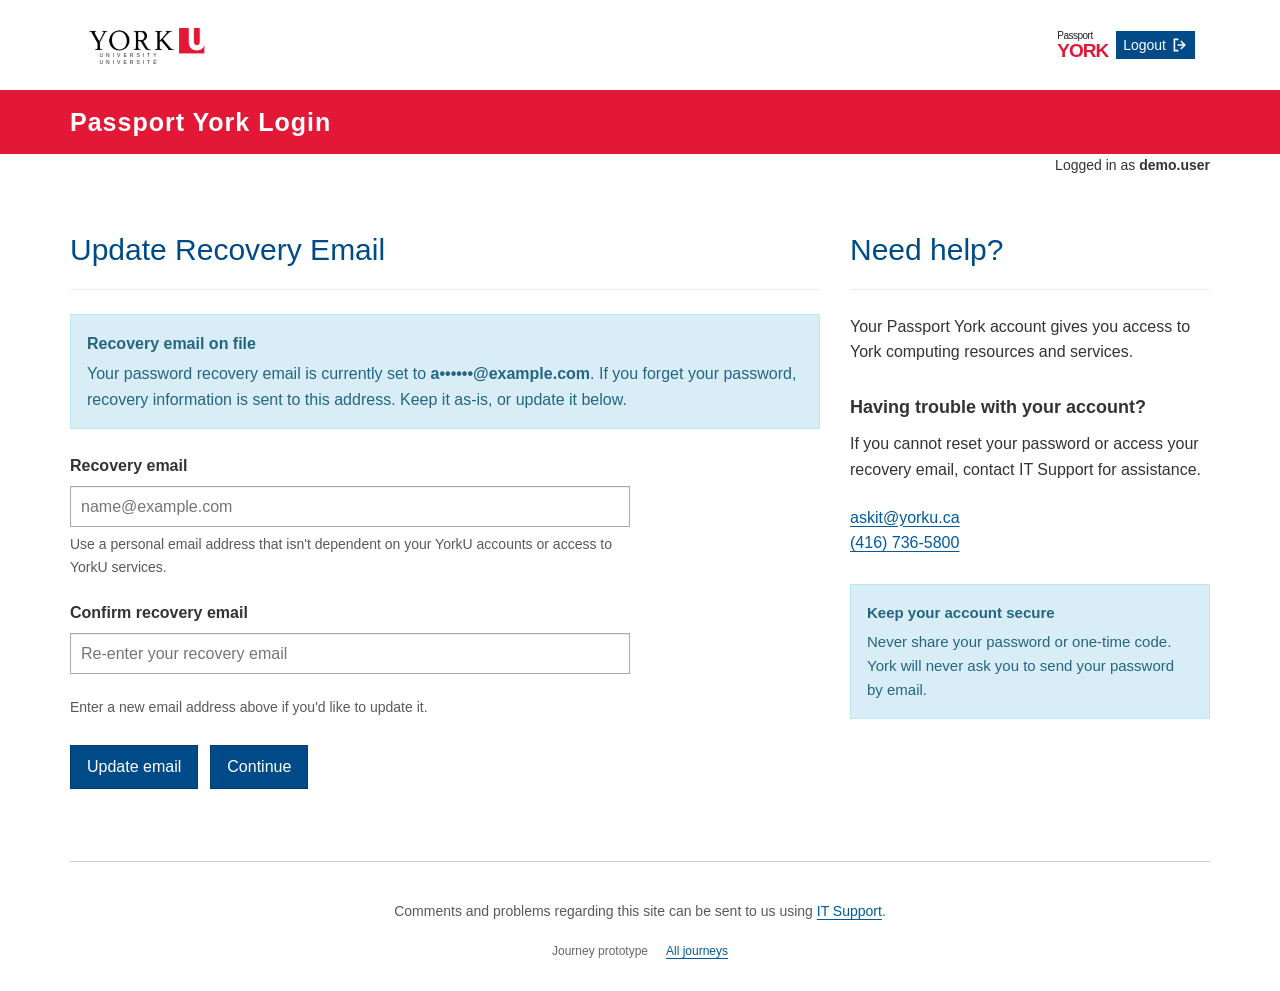
<file: update-recovery-email-current.html>
<!doctype html><html lang="en"><head><meta charset="utf-8"><meta name="viewport" content="width=device-width,initial-scale=1"><link rel="stylesheet" href="styles.css"><title>Update recovery email – Passport York</title></head><body><a class="skip-link" href="#main-content">Skip to main content</a>
<header class="university-header"><div class="header-inner"><a href="index.html" aria-label="York University — journey overview"><span class="york-lockup"><img src="assets/york-logo.png" alt="York University" width="126" height="36"><span aria-hidden="true">UNIVERSITY<br>UNIVERSITÉ</span></span></a><div class="header-account"><span class="passport-wordmark" aria-label="Passport York">Passport<strong>YORK</strong></span><a class="logout-link" href="logged-out.html">Logout <svg aria-hidden="true" viewBox="0 0 20 20" width="16" height="16"><path d="M8 3H3v14h5M11 5l5 5-5 5M7 10h9" fill="none" stroke="currentColor" stroke-width="2"/></svg></a></div></div></header>
<div class="service-banner"><div class="header-inner">Passport York Login</div></div><div class="account-status"><span>Logged in as <strong>demo.user</strong></span></div><main class="site-shell" id="main-content" tabindex="-1"><div class="auth-wrap"><header class="brand"><h1>Update Recovery Email</h1></header><section class="card"><div class="alert alert-grey"><strong>Recovery email on file</strong>Your password recovery email is currently set to <span class="email-preview">a••••••@example.com</span>. If you forget your password, recovery information is sent to this address. Keep it as-is, or update it below.</div>
<form data-recovery-form>
  <div class="field"><label for="recovery-email">Recovery email</label><input id="recovery-email" type="email" autocomplete="email" placeholder="name@example.com" required><span class="hint">Use a personal email address that isn't dependent on your YorkU accounts or access to YorkU services.</span></div>
  <div class="field"><label for="recovery-email-confirm">Confirm recovery email</label><input id="recovery-email-confirm" type="email" autocomplete="email" placeholder="Re-enter your recovery email" required></div>
  <p class="hint">Enter a new email address above if you'd like to update it.</p>
  <div class="actions"><button class="btn btn-dark" type="submit">Update email</button><a class="btn btn-primary" href="login.html?flow=happy">Continue</a></div>
</form></section></div><aside class="service-aside" aria-labelledby="help-heading"><h2 id="help-heading">Need help?</h2><p>Your Passport York account gives you access to York computing resources and services.</p><h3>Having trouble with your account?</h3><p>If you cannot reset your password or access your recovery email, contact IT Support for assistance.</p><p><a href="mailto:askit@yorku.ca">askit@yorku.ca</a><br><a href="tel:+14167365800">(416) 736-5800</a></p><div class="alert alert-info"><strong>Keep your account secure</strong>Never share your password or one-time code. York will never ask you to send your password by email.</div></aside></main><footer class="site-footer"><p>Comments and problems regarding this site can be sent to us using <a href="mailto:askit@yorku.ca">IT Support</a>.</p><nav class="prototype-tools" aria-label="Prototype navigation"><span>Journey prototype</span><a href="index.html">All journeys</a></nav></footer><script src="app.js"></script></body></html>
</file>
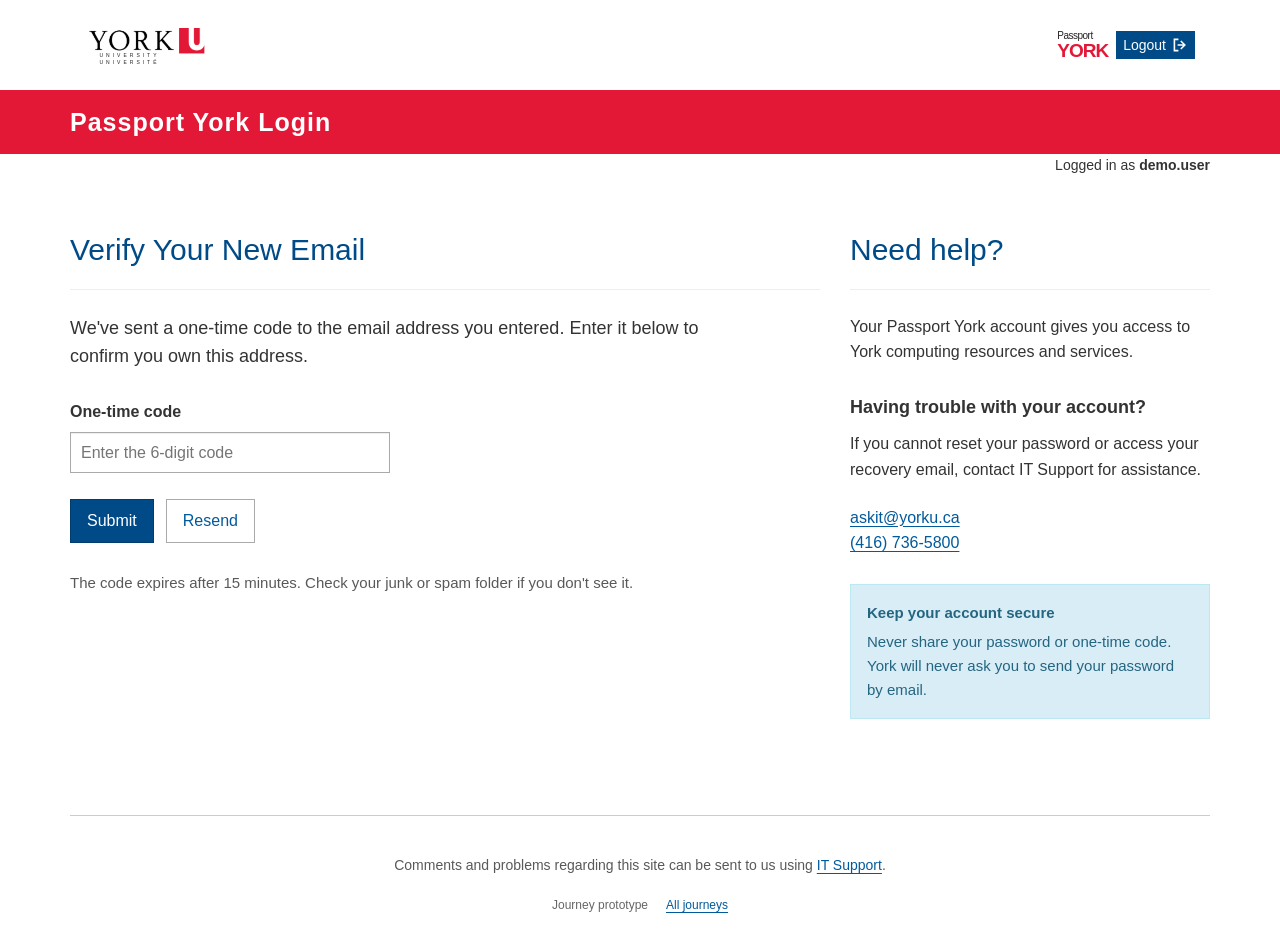
<file: verify-recovery-email.html>
<!doctype html><html lang="en"><head><meta charset="utf-8"><meta name="viewport" content="width=device-width,initial-scale=1"><link rel="stylesheet" href="styles.css"><title>Verify recovery email – Passport York</title></head><body><a class="skip-link" href="#main-content">Skip to main content</a>
<header class="university-header"><div class="header-inner"><a href="index.html" aria-label="York University — journey overview"><span class="york-lockup"><img src="assets/york-logo.png" alt="York University" width="126" height="36"><span aria-hidden="true">UNIVERSITY<br>UNIVERSITÉ</span></span></a><div class="header-account"><span class="passport-wordmark" aria-label="Passport York">Passport<strong>YORK</strong></span><a class="logout-link" href="logged-out.html">Logout <svg aria-hidden="true" viewBox="0 0 20 20" width="16" height="16"><path d="M8 3H3v14h5M11 5l5 5-5 5M7 10h9" fill="none" stroke="currentColor" stroke-width="2"/></svg></a></div></div></header>
<div class="service-banner"><div class="header-inner">Passport York Login</div></div><div class="account-status"><span>Logged in as <strong>demo.user</strong></span></div><main class="site-shell" id="main-content" tabindex="-1"><div class="auth-wrap"><header class="brand"><h1>Verify Your New Email</h1></header><section class="card compact center"><p class="lead">We've sent a one-time code to the email address you entered. Enter it below to confirm you own this address.</p>
<form data-otp-form data-next="recovery-email-updated.html?flow=happy">
  <div class="field"><label for="recovery-otp">One-time code</label><input id="recovery-otp" class="otp-input" type="text" inputmode="numeric" autocomplete="one-time-code" placeholder="Enter the 6-digit code" required></div>
  <div class="actions"><button class="btn btn-primary" type="submit">Submit</button><a class="btn btn-dark" href="verify-recovery-email.html" data-preserve-flow>Resend</a></div>
</form>
<p class="support-note">The code expires after 15 minutes. Check your junk or spam folder if you don't see it.</p></section></div><aside class="service-aside" aria-labelledby="help-heading"><h2 id="help-heading">Need help?</h2><p>Your Passport York account gives you access to York computing resources and services.</p><h3>Having trouble with your account?</h3><p>If you cannot reset your password or access your recovery email, contact IT Support for assistance.</p><p><a href="mailto:askit@yorku.ca">askit@yorku.ca</a><br><a href="tel:+14167365800">(416) 736-5800</a></p><div class="alert alert-info"><strong>Keep your account secure</strong>Never share your password or one-time code. York will never ask you to send your password by email.</div></aside></main><footer class="site-footer"><p>Comments and problems regarding this site can be sent to us using <a href="mailto:askit@yorku.ca">IT Support</a>.</p><nav class="prototype-tools" aria-label="Prototype navigation"><span>Journey prototype</span><a href="index.html">All journeys</a></nav></footer><script src="app.js"></script></body></html>
</file>
<file: styles.css>
:root {
  --york-red:#e31837; --york-red-dark:#bd1029;
  --ink:#333; --navy:#004b87; --link:#005a9c; --muted:#595959;
  --line:#ddd; --soft:#f5f5f5; --page:#fff;
  --success:#3c763d; --success-bg:#dff0d8;
  --warn:#765b2b; --warn-bg:#fcf8e3;
  --danger:#a94442; --danger-bg:#f2dede; --focus:#004b87;
}
*{box-sizing:border-box}
html{font-size:16px}
body{margin:0;background:#fff;font-family:"Open Sans","Segoe UI",Arial,sans-serif;color:var(--ink);line-height:1.6}
a{color:var(--link);text-decoration:underline;text-underline-offset:3px}
a:hover{color:#003b69;text-decoration-thickness:2px}
button,input{font:inherit}
button,a,input{outline-offset:3px}
:focus-visible{outline:3px solid var(--focus)}
.skip-link{position:absolute;top:8px;left:16px;z-index:100;background:#fff;padding:8px 16px;transform:translateY(-150%)}
.skip-link:focus{transform:translateY(0)}
.header-inner{width:min(1140px,calc(100% - 48px));margin:auto;display:flex;align-items:center;justify-content:space-between}
.university-header .header-inner{height:90px}
.university-header img{display:block;width:126px;height:auto}
.passport-wordmark{font-family:"Arial Narrow",Arial,sans-serif;font-stretch:condensed;font-size:12px;line-height:1;display:block;color:#222;font-weight:700}
.passport-wordmark strong{display:block;color:var(--york-red);font-size:22px;letter-spacing:-1px}
.service-banner{background:var(--york-red);color:#fff}
.service-banner .header-inner{min-height:64px;font-size:25px;font-weight:600;letter-spacing:1px}
.site-shell{width:min(1140px,calc(100% - 48px));margin:0 auto;padding:64px 0 72px;display:grid;grid-template-columns:minmax(0,750px) minmax(0,360px);gap:30px;align-items:start}
.auth-wrap{min-width:0}
.brand{margin:0 0 24px;border-bottom:1px solid #eee;padding-bottom:18px}
.brand h1{margin:0;color:var(--navy);font-size:30px;line-height:1.35;font-weight:400;letter-spacing:0;text-transform:none}
.card,.card.compact{padding:0;max-width:100%;border:0;box-shadow:none;background:#fff}
.lead{margin:0 0 28px;color:var(--ink);text-align:left;font-size:18px;max-width:690px}
form{max-width:560px}
.field{margin:0 0 22px}
label,.label{display:block;margin:0 0 7px;font-weight:700;font-size:16px;color:var(--ink)}
.label-row{display:flex;align-items:center;justify-content:space-between;gap:16px;margin-bottom:7px}
.label-row label{margin:0}
input[type=text],input[type=password],input[type=email]{width:100%;min-height:40px;border:1px solid #aaa;border-radius:0;background:#fff;padding:7px 10px;color:#222;font-size:16px;box-shadow:inset 0 1px 1px #00000012}
input[aria-invalid=true]{border:2px solid var(--danger)}
.otp-input{max-width:320px;letter-spacing:.2em;font-size:20px}
.otp-input::placeholder{letter-spacing:normal;font-size:16px}
.hint{display:block;margin-top:6px;color:var(--muted);font-size:14px}
.show-btn,.text-btn{border:0;background:none;padding:4px 0;color:var(--link);font-size:14px;cursor:pointer;text-decoration:underline;text-underline-offset:3px}
.actions{display:flex;flex-wrap:wrap;gap:12px;margin-top:26px;align-items:center}
.btn{display:inline-flex;align-items:center;justify-content:center;min-height:44px;padding:8px 16px;border-radius:0;border:1px solid transparent;text-decoration:none;font-weight:400;letter-spacing:0;text-transform:none;cursor:pointer;text-align:center}
.btn-primary,.btn-dark{background:var(--navy);border-color:#003c6c;color:#fff}
.btn-primary:hover,.btn-dark:hover{background:#003b69;color:#fff}
.actions .btn-dark{background:#fff;border-color:#aaa;color:var(--link)}
.actions .btn-dark:hover{background:#f5f5f5;color:#003b69}
/* Update email is the primary action even where the old prototype used btn-dark. */
.actions button[type=submit]{background:var(--navy);border-color:#003c6c;color:#fff}
.btn-outline{background:#fff;border-color:#aaa;color:var(--link)}
.btn-link{background:none;color:var(--link);text-decoration:underline}
.split-links{display:flex;flex-wrap:wrap;gap:10px 24px;margin-top:22px;font-size:16px}
.recovery-block{margin-top:36px}
.recovery-block h2,.help-block h2{font-size:18px;font-weight:700;margin:0 0 12px;color:var(--ink)}
.recovery-block .links,.help-links{display:flex;flex-wrap:wrap;gap:8px 24px}
.help-block{margin-top:30px;padding-top:22px;border-top:1px solid #eee}
.help-icon{display:inline-grid;place-items:center;flex-shrink:0;width:26px;height:26px;border:1px solid var(--navy);border-radius:50%;background:#fff;color:var(--navy);font-weight:700;cursor:pointer}
.number-field{position:relative}
.popover{position:absolute;z-index:20;right:0;top:70px;width:min(390px,100%);padding:18px;border:1px solid #aaa;background:#fff;box-shadow:0 4px 14px #0002}
.popover h3{margin:0 0 12px;font-size:18px;color:var(--navy)}
.popover ul{list-style:none;margin:0;padding:0}
.popover li+li{margin-top:8px}
.popover a,.popover button{border:0;background:none;padding:0;color:var(--link);font:inherit;text-decoration:underline;text-align:left;cursor:pointer}
.tip{margin-top:16px;padding:12px;background:var(--soft);font-size:14px}
.tip strong{display:block;margin-bottom:6px}
.tip ul{padding-left:18px;list-style:disc}
.alert{margin:0 0 24px;padding:16px;border-radius:0;border:1px solid;font-size:16px}
.alert strong{display:block;margin-bottom:5px;color:inherit}
.alert-error{border-color:#ebccd1;background:var(--danger-bg);color:var(--danger)}
.alert-warn{border-color:#faebcc;background:var(--warn-bg);color:var(--warn)}
.alert-success{border-color:#d6e9c6;background:var(--success-bg);color:var(--success)}
.alert-grey,.alert-info{border-color:#bce8f1;background:#d9edf7;color:#246580}
.alert ol,.alert ul{margin:10px 0;padding-left:24px;text-align:left}
.alert strong:not(:first-child){margin-top:16px}
.center{text-align:left}
.support-note{font-size:15px;color:var(--muted);margin:28px 0 0;text-align:left}
.email-preview{font-weight:700}
.rule-list{margin:10px 0 0;padding-left:22px;color:var(--muted);font-size:14px}
.rule-ok{color:var(--success)}
.service-aside h2{margin:0 0 24px;padding-bottom:18px;border-bottom:1px solid #eee;font-size:30px;line-height:1.35;color:var(--navy);font-weight:400}
.service-aside h3{font-size:18px;margin:28px 0 10px}
.service-aside p{margin:0 0 22px}
.service-aside ul{padding-left:24px;margin:0 0 28px}
.service-aside li{margin-bottom:10px}
.service-aside .alert{font-size:15px;margin-top:28px}
.site-footer{width:min(1140px,calc(100% - 48px));margin:0 auto;border-top:1px solid #ccc;padding:26px 0 30px;text-align:center;color:var(--muted);font-size:14px}
.site-footer p{margin:12px 0 20px}
.prototype-tools{display:flex;justify-content:center;gap:18px;font-size:12px}
.prototype-tools span{color:#666}
.overview{width:min(1400px,calc(100% - 40px));margin:0 auto;padding:38px 0 56px}
.overview-header{max-width:790px;margin:0 0 28px}
.overview-header img{width:170px;height:auto;margin-bottom:18px}
.overview-header h1{margin:0 0 10px;color:var(--navy);font-size:clamp(1.8rem,4vw,2.55rem);line-height:1.1}
.overview-header p{margin:0;color:#4d5965;max-width:720px}
.flow-map{background:#fff;border:1px solid #d7dde4;border-radius:12px;padding:24px;box-shadow:0 5px 22px rgba(20,34,52,.06)}
.flow-map h2{margin:0 0 14px;font-size:1.1rem;color:#132440}
.flow-legend{display:flex;flex-wrap:wrap;gap:8px 20px;margin:0 0 18px;padding-bottom:16px;border-bottom:1px solid var(--line)}
.legend-item{display:inline-flex;align-items:center;gap:7px;font-size:.79rem;color:#48545f;font-weight:700}
.legend-swatch{width:13px;height:13px;border-radius:4px;display:inline-block;flex:none}
.legend-swatch.legend-core{background:#fff;border:2px solid #34414d}
.legend-swatch.legend-no-recovery{background:#fdf6f2;border:2px solid #d98a5f}
.legend-swatch.legend-happy{background:#f2f7fd;border:2px solid #5f8fd9}
.legend-swatch.legend-decision{background:#fff7e8;border:2px solid #e8c58e;border-radius:50%}
.legend-swatch.legend-terminal{background:#edf8f2;border:2px solid #a8d7c0;border-radius:50%}
.legend-swatch.legend-external{background:#f5f7f9;border:2px dashed #8b98a3;border-radius:50%}
.legend-line{width:22px;height:0;border-top:2px solid #8a94a0;display:inline-block;flex:none}
.legend-line.legend-line-dashed{border-top-style:dashed}
.flow-scroll-hint{margin:0 0 8px;color:#7a8592;font-size:.78rem;font-style:italic}
.mermaid-wrap{position:relative;overflow:hidden;border-radius:8px;aspect-ratio:2.97/1;min-height:420px;max-height:720px;border:1px solid var(--line);background:#fdfdfd;touch-action:none;cursor:grab}
.mermaid-wrap:active{cursor:grabbing}
.mermaid-wrap:focus-visible{outline:3px solid rgba(0,102,204,.28)}
.mermaid-wrap pre.mermaid{position:absolute;inset:0;margin:0;display:block}
.mermaid-wrap svg{display:block;width:100%;height:100%}
.mermaid a{cursor:pointer}
.flow-zoom-controls{position:absolute;right:12px;bottom:12px;z-index:5;display:flex;flex-direction:column;gap:6px}
.flow-zoom-btn{width:34px;height:34px;border-radius:6px;border:1px solid #394450;background:#fff;color:#132440;font-size:1.15rem;font-weight:700;line-height:1;cursor:pointer;display:flex;align-items:center;justify-content:center;box-shadow:0 2px 6px rgba(20,34,52,.15);padding:0}
.flow-zoom-btn:hover{background:#f5f7f9}
.flow-zoom-btn:active{background:#eceff2}
.flow-fallback-note{margin:4px 0 0;color:#7a8592;font-size:.78rem}
.screen-index{margin-top:22px;background:#fff;border:1px solid #d7dde4;border-radius:12px;padding:24px}
.screen-index h2{margin:0 0 14px;font-size:1.1rem;color:#132440}
.screen-links{display:flex;flex-wrap:wrap;gap:9px}
.screen-links a{display:inline-flex;padding:7px 10px;border:1px solid #d7dde4;border-radius:999px;color:#29455f;text-decoration:none;font-size:.76rem;font-weight:700;background:#fafbfc}
.screen-links a:hover{border-color:#7f8d99;background:#fff}
.prototype-note{margin-top:22px;color:#64707b;font-size:.78rem}

.overview{width:min(1140px,calc(100% - 48px));padding-top:50px}
.overview-header h1{font-size:30px;font-weight:400;color:var(--navy)}
.flow-map,.screen-index{border-radius:0;box-shadow:none}
.flow-map h2,.screen-index h2{color:var(--navy);font-weight:400;font-size:24px}
.screen-links a{border-radius:0;font-size:14px;font-weight:400}
[hidden]{display:none!important}
@media(max-width:800px){
 .site-shell{grid-template-columns:1fr;padding:36px 0 48px;gap:44px}
 .service-aside{border-top:1px solid #ddd;padding-top:26px}
 .service-aside h2{font-size:25px}
 .brand h1{font-size:27px}
 .header-inner,.site-shell,.site-footer,.overview{width:calc(100% - 32px)}
 .service-banner .header-inner{font-size:21px;min-height:60px}
 .university-header .header-inner{height:80px}
 .overview{padding-top:32px}
 .mermaid-wrap{aspect-ratio:auto;height:380px;min-height:320px;max-height:420px}
 .flow-map,.screen-index{padding:16px}
}
@media(prefers-reduced-motion:reduce){*{scroll-behavior:auto!important}}

/* Passport York masthead: keep the institutional and account marks together. */
.university-header .header-inner{padding:0 15px}
.york-lockup{position:relative;display:block;width:126px;height:44px}
.york-lockup img{width:126px;height:auto}
.york-lockup>span{position:absolute;left:5px;top:29px;width:79px;text-align:center;font-family:Arial,sans-serif;font-size:5px;line-height:1.35;letter-spacing:3px;color:#222}
.header-account{display:flex;align-items:center;gap:8px}
.header-account .passport-wordmark{font-size:10px;font-weight:400;letter-spacing:-.5px}
.header-account .passport-wordmark strong{font-size:19px;letter-spacing:-1px}
.logout-link{display:inline-flex;align-items:center;gap:6px;padding:3px 7px;background:var(--navy);color:#fff;font-size:14px;line-height:1.6;text-decoration:none}
.logout-link:hover{background:#003b69;color:#fff}
.account-status{width:min(1140px,calc(100% - 48px));margin:0 auto;display:flex;justify-content:flex-end;min-height:26px;font-size:14px}
.account-status+.site-shell{padding-top:50px}
.brand h1,.service-aside h2{font-family:"Open Sans","Segoe UI",Arial,sans-serif;font-size:30px;font-weight:400;line-height:1.35;color:var(--navy);letter-spacing:0;text-transform:none}
@media(max-width:800px){
 .account-status{width:calc(100% - 32px);font-size:13px}
 .account-status+.site-shell{padding-top:32px}
 .brand h1,.service-aside h2{font-size:27px}
 .university-header .header-inner{padding:0}
}
</file>
